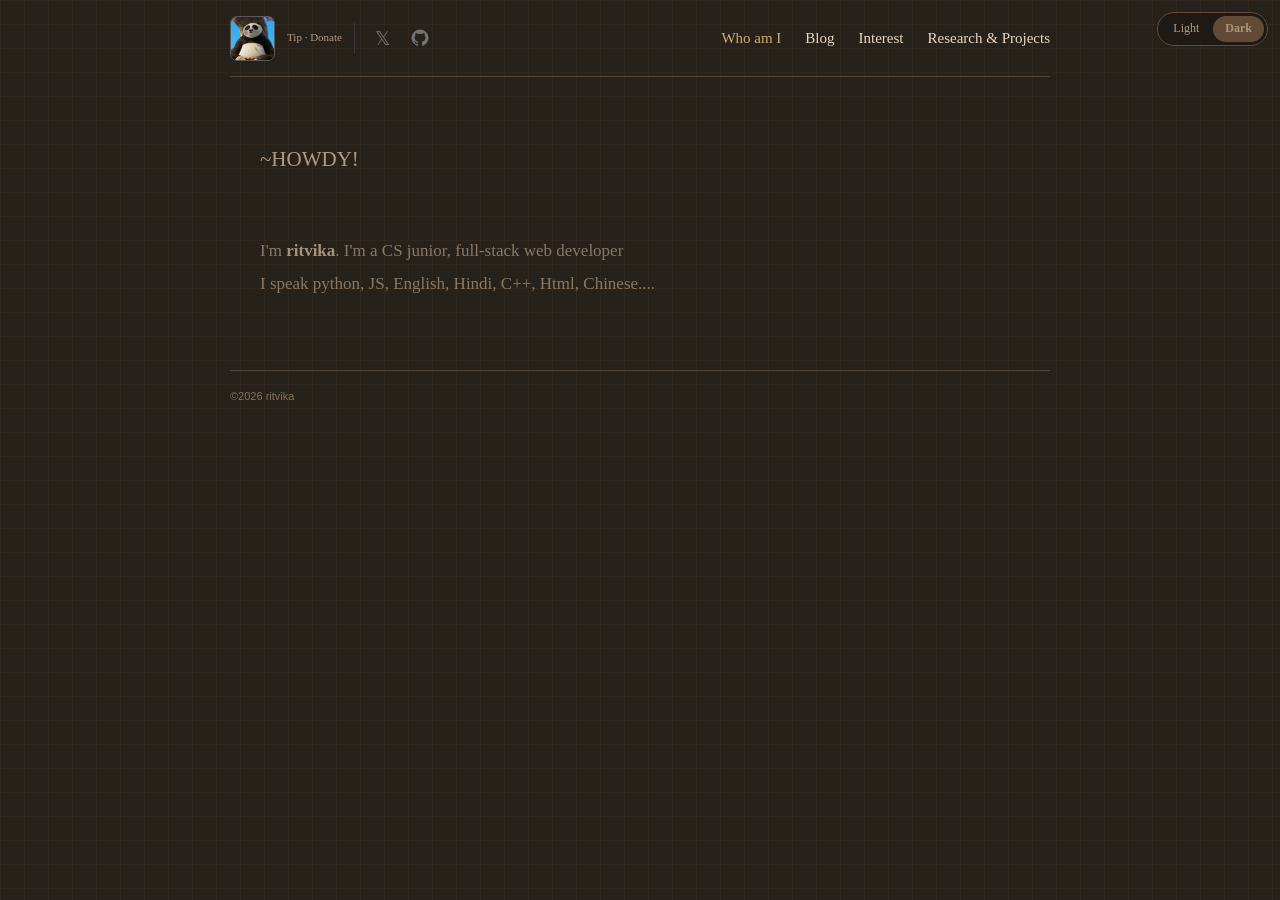
<file: index.html>
<!doctype html>
<html lang="en">
<head>
  <meta charset="utf-8">
  <meta name="viewport" content="width=device-width, initial-scale=1">
  <meta name="description" content="My personal website, writing, interests, and research.">
  <title>Ritvika</title>
  <link rel="stylesheet" href="style.css">
  <link rel="icon" type="image/jpeg" href="assets/po.jpeg">
  <script src="script.js" defer></script>
  <script>
    try {
      const theme = localStorage.getItem("personal-site-theme");
      document.documentElement.dataset.theme =
        theme === "light" ? "light" : "dark";
    } catch (error) {
      document.documentElement.dataset.theme = "dark";
    }
  </script>

<link rel="stylesheet" href="style.css">
</head>
<body>
  <div class="site-shell">
    <header class="site-header">
      <a class="identity" href="index.html" aria-label="Your Name home">
        <img class="avatar" src="assets/po.jpeg" alt="Profile avatar">
        <span class="identity-links">
          <span class="small-link">Tip · Donate</span>
        </span>
      </a>
      <div class="social-links" aria-label="Social links">
        <a href="https://x.com/rei_5538" target="_blank" rel="noopener noreferrer" aria-label="X" title="X">𝕏</a>
        <a href="https://github.com/Mastershifu66" target="_blank" rel="noopener noreferrer" aria-label="GitHub" title="GitHub">
          <svg viewBox="0 0 24 24" aria-hidden="true"><path d="M12 .8a11.2 11.2 0 0 0-3.54 21.83c.56.1.76-.24.76-.54v-2.1c-3.1.68-3.76-1.32-3.76-1.32-.51-1.3-1.25-1.65-1.25-1.65-1.02-.7.08-.69.08-.69 1.13.08 1.72 1.16 1.72 1.16 1 1.72 2.62 1.22 3.26.93.1-.72.39-1.22.71-1.5-2.48-.28-5.09-1.24-5.09-5.53 0-1.22.44-2.22 1.16-3-.12-.28-.5-1.42.11-2.96 0 0 .95-.3 3.08 1.15a10.7 10.7 0 0 1 5.61 0c2.14-1.45 3.08-1.15 3.08-1.15.61 1.54.23 2.68.12 2.96.72.78 1.15 1.78 1.15 3.01 0 4.3-2.62 5.24-5.11 5.52.4.35.76 1.03.76 2.08v3.09c0 .3.2.65.77.54A11.2 11.2 0 0 0 12 .8Z"/></svg>
        </a>
      </div>
      <button class="menu-toggle" type="button" aria-expanded="false" aria-controls="main-nav">
        <span class="menu-icon" aria-hidden="true">☰</span><span class="sr-only">Toggle navigation</span>
      </button>
      <nav class="main-nav" id="main-nav" aria-label="Main navigation">
        <a href="index.html" aria-current="page">Who am I</a>
        <a href="blog.html">Blog</a>
        <a href="interest.html">Interest</a>
        <a href="research.html">Research & Projects</a>
      </nav>
    </header>
    <div class="theme-switch" role="group" aria-label="Color theme">
      <button type="button" class="theme-option" data-theme-choice="light" aria-pressed="false">Light</button>
      <button type="button" class="theme-option" data-theme-choice="dark" aria-pressed="true">Dark</button>
    </div>

    <main class="content">
      <p class="intro-muted">~HOWDY!</p>

      <p>
        I'm <strong>ritvika</strong>. I'm a CS junior, full-stack web developer  <br>
        I speak python, JS, English, Hindi, C++, Html, Chinese....

      </p>
    </main>
    <footer class="site-footer">
      <span>©<span id="year"></span> ritvika</span>
    </footer>
  </div>
  
</div>
</body>
</html>
</file>
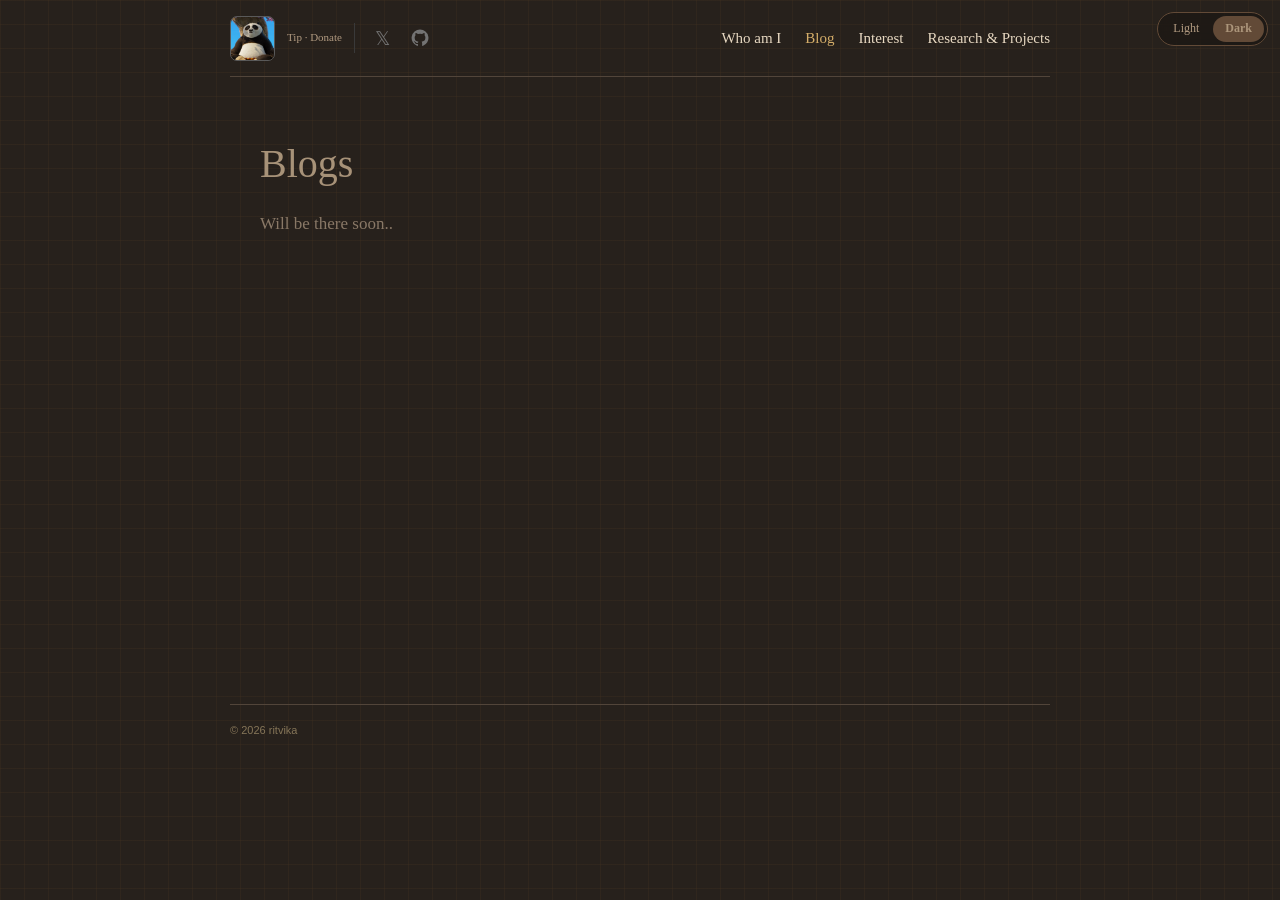
<file: blog.html>
<!doctype html>
<html lang="en">
<head>
  <meta charset="utf-8"><meta name="viewport" content="width=device-width, initial-scale=1">
  <script>
    try {
      const theme = localStorage.getItem("personal-site-theme");
      document.documentElement.dataset.theme =
        theme === "light" ? "light" : "dark";
    } catch (error) {
      document.documentElement.dataset.theme = "dark";
    }
  </script>

  <title>Blog — Your Name</title><link rel="stylesheet" href="style.css"><script src="script.js" defer></script>
  <link rel="icon" type="image/jpeg" href="assets/po.jpeg">
</head>
<body><div class="site-shell">



<header class="site-header">
  <a class="identity" href="index.html" aria-label="Your Name home"><img class="avatar" src="assets/po.jpeg" alt="Profile avatar"><span class="identity-links"><span class="small-link">Tip · Donate</span></span></a>
     <div class="social-links" aria-label="Social links">
        <a href="https://x.com/rei_5538" target="_blank" rel="noopener noreferrer" aria-label="X" title="X">𝕏</a>
        <a href="https://github.com/Mastershifu66" target="_blank" rel="noopener noreferrer" aria-label="GitHub" title="GitHub">
          <svg viewBox="0 0 24 24" aria-hidden="true"><path d="M12 .8a11.2 11.2 0 0 0-3.54 21.83c.56.1.76-.24.76-.54v-2.1c-3.1.68-3.76-1.32-3.76-1.32-.51-1.3-1.25-1.65-1.25-1.65-1.02-.7.08-.69.08-.69 1.13.08 1.72 1.16 1.72 1.16 1 1.72 2.62 1.22 3.26.93.1-.72.39-1.22.71-1.5-2.48-.28-5.09-1.24-5.09-5.53 0-1.22.44-2.22 1.16-3-.12-.28-.5-1.42.11-2.96 0 0 .95-.3 3.08 1.15a10.7 10.7 0 0 1 5.61 0c2.14-1.45 3.08-1.15 3.08-1.15.61 1.54.23 2.68.12 2.96.72.78 1.15 1.78 1.15 3.01 0 4.3-2.62 5.24-5.11 5.52.4.35.76 1.03.76 2.08v3.09c0 .3.2.65.77.54A11.2 11.2 0 0 0 12 .8Z"/></svg>
        </a>
      </div>
  <button class="menu-toggle" type="button" aria-expanded="false" aria-controls="main-nav"><span class="menu-icon" aria-hidden="true">☰</span><span class="sr-only">Toggle navigation</span></button>
  <nav class="main-nav" id="main-nav" aria-label="Main navigation"><a href="index.html">Who am I</a><a href="blog.html" aria-current="page">Blog</a><a href="interest.html">Interest</a><a href="research.html">Research & Projects</a></nav>
</header>

    <div class="theme-switch" role="group" aria-label="Color theme">
      <button type="button" class="theme-option" data-theme-choice="light" aria-pressed="false">Light</button>
      <button type="button" class="theme-option" data-theme-choice="dark" aria-pressed="true">Dark</button>
    </div>

<main class="content subpage">
  <h1>Blogs</h1>
  <p>Will be there soon..</p>
</main>


<footer class="site-footer">
  <span>© <span id="year"></span> ritvika</span>
</footer>
</div>
</body>
</html>
</file>
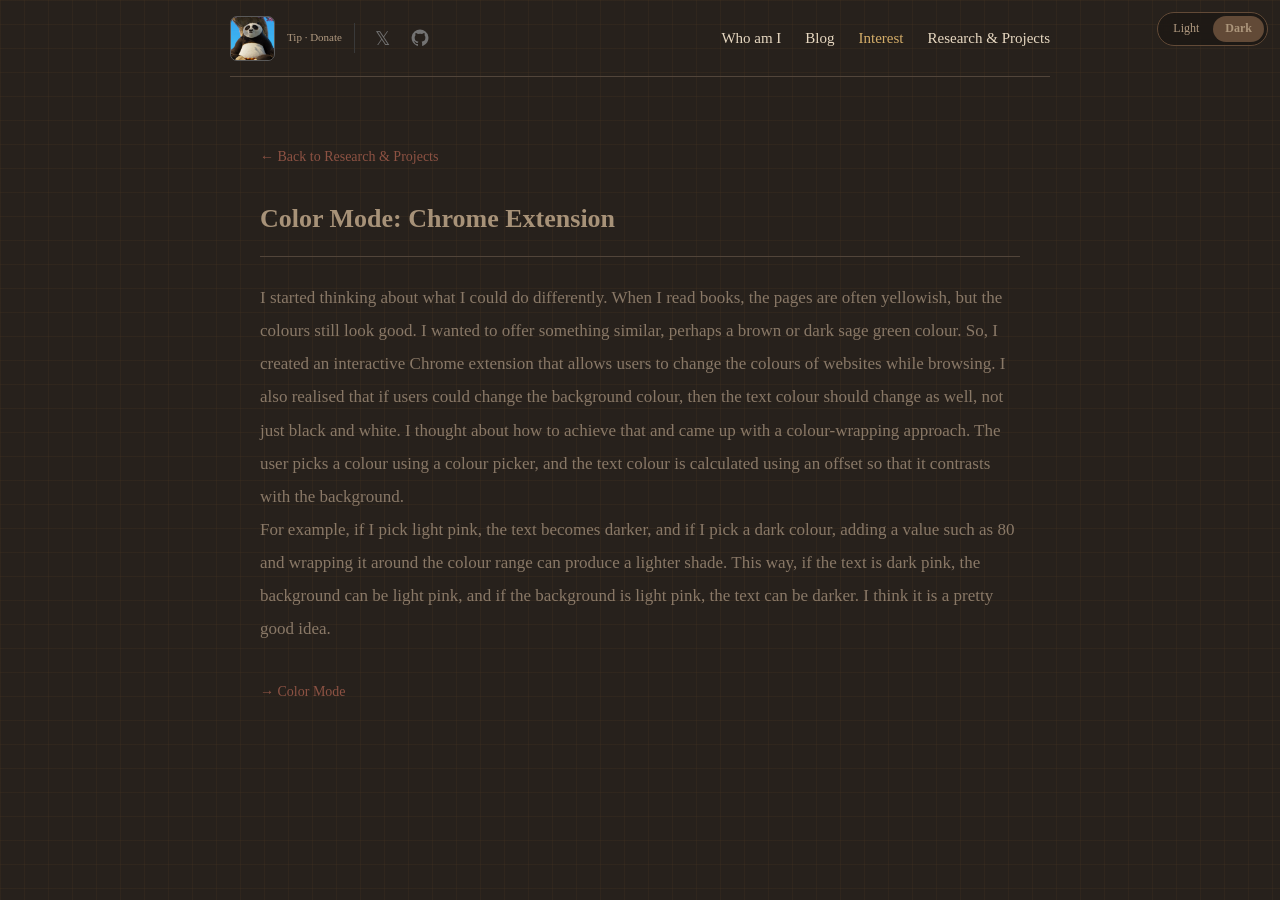
<file: Chrome_exe.html>
<!doctype html>
<html lang="en">
<head><meta charset="utf-8"><meta name="viewport" content="width=device-width, initial-scale=1">
  <title>Interest — Your Name</title><link rel="stylesheet" href="style.css">
  <script src="script.js" defer></script>
  <link rel="icon" type="image/jpeg" href="assets/po.jpeg">
  <script>
    try {
      const theme = localStorage.getItem("personal-site-theme");
      document.documentElement.dataset.theme =
        theme === "light" ? "light" : "dark";
    } catch (error) {
      document.documentElement.dataset.theme = "dark";
    }
  </script>

</head>
<body>
    <div class="site-shell">
    <header class="site-header">
    <a class="identity" href="index.html" aria-label="Your Name home"><img class="avatar" src="assets/po.jpeg" alt="Profile avatar"><span class="identity-links"><span class="small-link">Tip · Donate</span></span></a>


    <div class="social-links" aria-label="Social links">
            <a href="https://x.com/rei_5538" target="_blank" rel="noopener noreferrer" aria-label="X" title="X">𝕏</a>
            <a href="https://github.com/Mastershifu66" target="_blank" rel="noopener noreferrer" aria-label="GitHub" title="GitHub">
            <svg viewBox="0 0 24 24" aria-hidden="true"><path d="M12 .8a11.2 11.2 0 0 0-3.54 21.83c.56.1.76-.24.76-.54v-2.1c-3.1.68-3.76-1.32-3.76-1.32-.51-1.3-1.25-1.65-1.25-1.65-1.02-.7.08-.69.08-.69 1.13.08 1.72 1.16 1.72 1.16 1 1.72 2.62 1.22 3.26.93.1-.72.39-1.22.71-1.5-2.48-.28-5.09-1.24-5.09-5.53 0-1.22.44-2.22 1.16-3-.12-.28-.5-1.42.11-2.96 0 0 .95-.3 3.08 1.15a10.7 10.7 0 0 1 5.61 0c2.14-1.45 3.08-1.15 3.08-1.15.61 1.54.23 2.68.12 2.96.72.78 1.15 1.78 1.15 3.01 0 4.3-2.62 5.24-5.11 5.52.4.35.76 1.03.76 2.08v3.09c0 .3.2.65.77.54A11.2 11.2 0 0 0 12 .8Z"/></svg>
            </a>
        </div>

    <button class="menu-toggle" type="button" aria-expanded="false" aria-controls="main-nav"><span class="menu-icon" aria-hidden="true">☰</span><span class="sr-only">Toggle navigation</span></button>
    <nav class="main-nav" id="main-nav" aria-label="Main navigation"><a href="index.html">Who am I</a><a href="blog.html">Blog</a><a href="interest.html" aria-current="page">Interest</a><a href="research.html">Research & Projects</a></nav>
    </header>
        <div class="theme-switch" role="group" aria-label="Color theme">
        <button type="button" class="theme-option" data-theme-choice="light" aria-pressed="false">Light</button>
        <button type="button" class="theme-option" data-theme-choice="dark" aria-pressed="true">Dark</button>
        </div>

    </div>
    <div class="rp-container">
        <a href="research.html">← Back to Research & Projects</a>

        <h3>Color Mode: Chrome Extension</h3>

        <p>I started thinking about what I could do differently. When I read books, the pages are often yellowish, but the colours still look good. 
          I wanted to offer something similar, perhaps a brown or dark sage green colour.
           So, I created an interactive Chrome extension that allows users to change the colours of websites while browsing.
            I also realised that if users could change the background colour, then the text colour should change as well, not just black and white. 
            I thought about how to achieve that and came up with a colour-wrapping approach. The user picks a colour using a colour picker, and the text colour is calculated using an offset so that it contrasts with the background.
            <br>
            For example, if I pick light pink, the text becomes darker, and if I pick a dark colour, adding a value such as 80 and wrapping it around the colour range can produce a lighter shade. This way, if the text is dark pink, the background can be light pink, and if the background is light pink, the text can be darker. I think it is a pretty good idea.
        </p>
        <a href="https://chromewebstore.google.com/detail/pamgcgbkjdogejgjiajankbmbekehkck?utm_source=item-share-cb"> → Color Mode </a>
    </div>
    
</body>
</html>
</file>
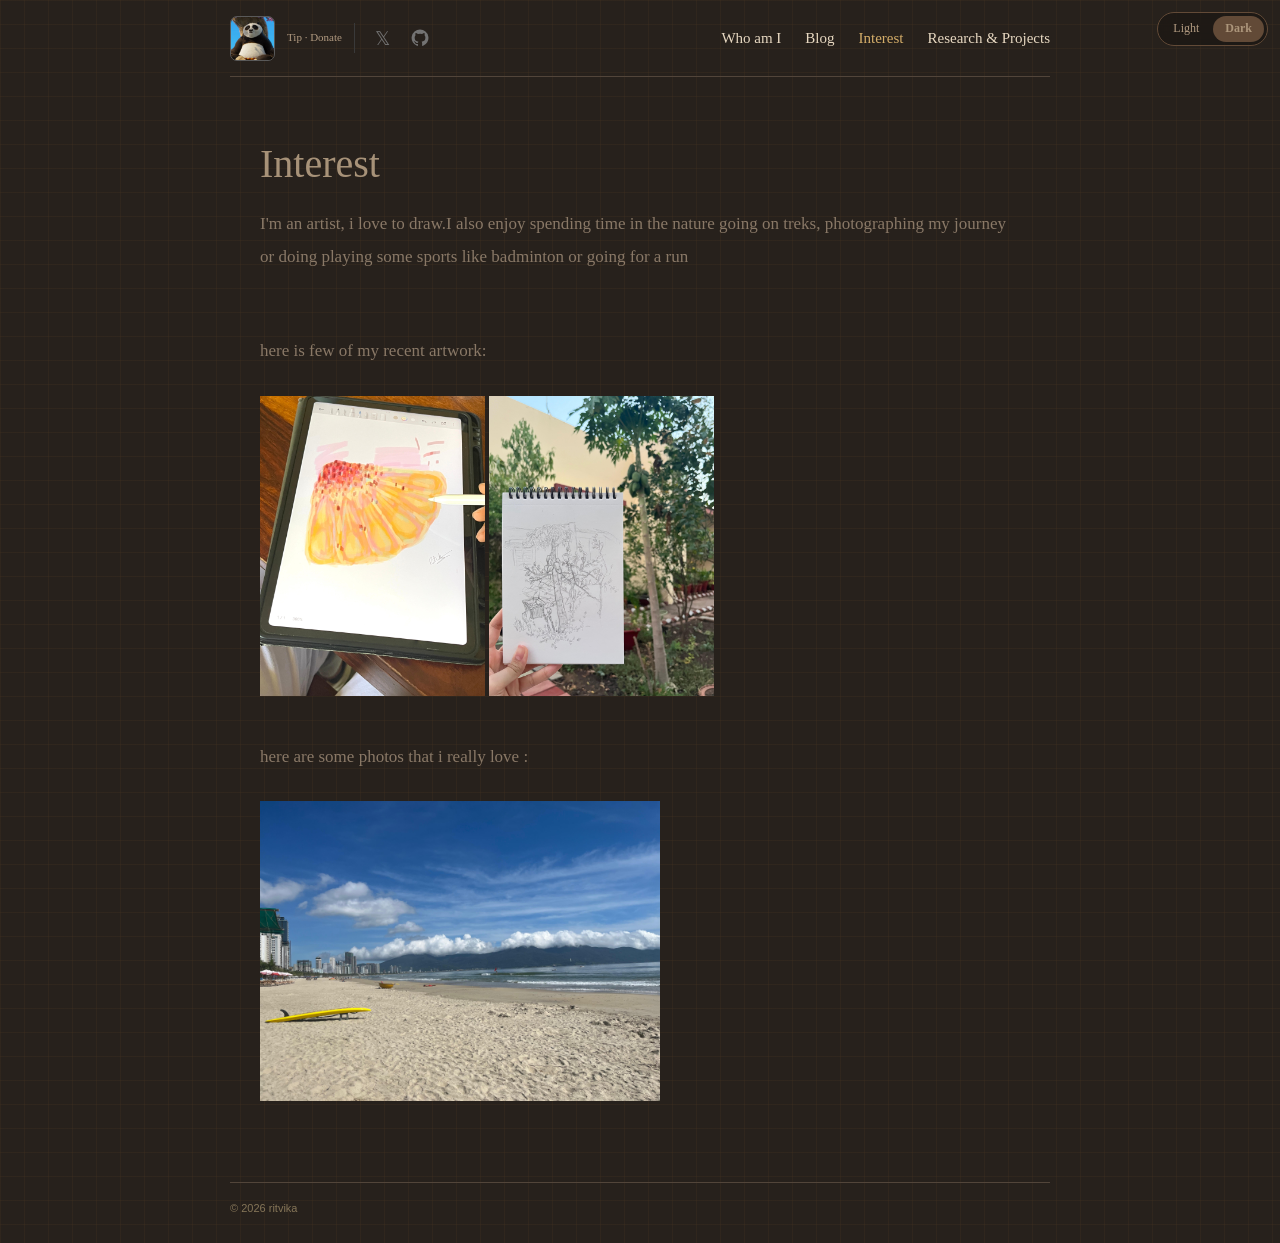
<file: interest.html>
<!doctype html>
<html lang="en">
<head>
  <meta charset="utf-8"><meta name="viewport" content="width=device-width, initial-scale=1">
  <script>
    try {
      const theme = localStorage.getItem("personal-site-theme");
      document.documentElement.dataset.theme =
        theme === "light" ? "light" : "dark";
    } catch (error) {
      document.documentElement.dataset.theme = "dark";
    }
  </script>

  <title>Interest — Your Name</title><link rel="stylesheet" href="style.css">
  <script src="script.js" defer></script>
  <link rel="icon" type="image/jpeg" href="assets/po.jpeg">
</head>
<body><div class="site-shell">
<header class="site-header">
<a class="identity" href="index.html" aria-label="Your Name home"><img class="avatar" src="assets/po.jpeg" alt="Profile avatar"><span class="identity-links"><span class="small-link">Tip · Donate</span></span></a>


<div class="social-links" aria-label="Social links">
        <a href="https://x.com/rei_5538" target="_blank" rel="noopener noreferrer" aria-label="X" title="X">𝕏</a>
        <a href="https://github.com/Mastershifu66" target="_blank" rel="noopener noreferrer" aria-label="GitHub" title="GitHub">
          <svg viewBox="0 0 24 24" aria-hidden="true"><path d="M12 .8a11.2 11.2 0 0 0-3.54 21.83c.56.1.76-.24.76-.54v-2.1c-3.1.68-3.76-1.32-3.76-1.32-.51-1.3-1.25-1.65-1.25-1.65-1.02-.7.08-.69.08-.69 1.13.08 1.72 1.16 1.72 1.16 1 1.72 2.62 1.22 3.26.93.1-.72.39-1.22.71-1.5-2.48-.28-5.09-1.24-5.09-5.53 0-1.22.44-2.22 1.16-3-.12-.28-.5-1.42.11-2.96 0 0 .95-.3 3.08 1.15a10.7 10.7 0 0 1 5.61 0c2.14-1.45 3.08-1.15 3.08-1.15.61 1.54.23 2.68.12 2.96.72.78 1.15 1.78 1.15 3.01 0 4.3-2.62 5.24-5.11 5.52.4.35.76 1.03.76 2.08v3.09c0 .3.2.65.77.54A11.2 11.2 0 0 0 12 .8Z"/></svg>
        </a>
      </div>

<button class="menu-toggle" type="button" aria-expanded="false" aria-controls="main-nav"><span class="menu-icon" aria-hidden="true">☰</span><span class="sr-only">Toggle navigation</span></button>
<nav class="main-nav" id="main-nav" aria-label="Main navigation"><a href="index.html">Who am I</a><a href="blog.html">Blog</a><a href="interest.html" aria-current="page">Interest</a><a href="research.html">Research & Projects</a></nav>
</header>
    <div class="theme-switch" role="group" aria-label="Color theme">
      <button type="button" class="theme-option" data-theme-choice="light" aria-pressed="false">Light</button>
      <button type="button" class="theme-option" data-theme-choice="dark" aria-pressed="true">Dark</button>
    </div>


<main class="content subpage">
  <h1>Interest</h1>
  <div>
    <p>I'm an <strong></strong>artist, i love to draw.I also enjoy spending time in the nature going on treks, photographing my journey or doing playing some sports like badminton or going for a run</p><br>
    <p>here is few of my recent artwork:</p>
    <img src="assets/art.jpeg" height="300px">
    <img src="assets/art2.jpeg" height="300px">
  </div>
  <br>
  <div>
    <p> here are some photos that i really love :</p>
    <img src="assets/place1.jpeg" height="300px">

  </div>
</main><footer class="site-footer"><span>© <span id="year"></span> ritvika</span></footer></div></body></html>
</file>
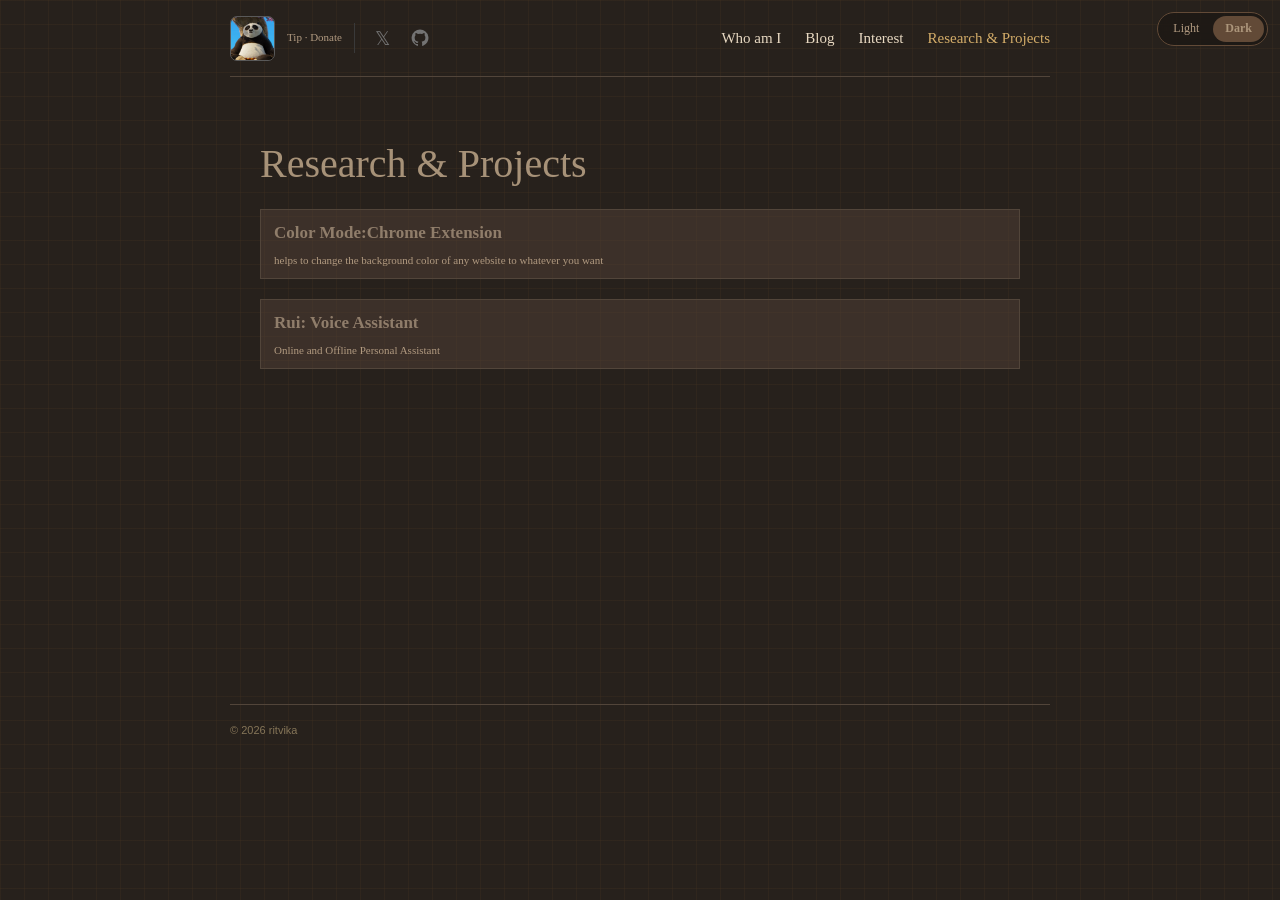
<file: research.html>
<!doctype html>
<html lang="en">
<head>
  <meta charset="utf-8"><meta name="viewport" content="width=device-width, initial-scale=1">
  <title>Research — Your Name</title>
  <link rel="stylesheet" href="style.css">
  <script src="script.js" defer></script>
  <link rel="icon" type="image/jpeg" href="assets/po.jpeg">
  <script>
    try {
      const theme = localStorage.getItem("personal-site-theme");
      document.documentElement.dataset.theme =
        theme === "light" ? "light" : "dark";
    } catch (error) {
      document.documentElement.dataset.theme = "dark";
    }
  </script>

</head>
<body><div class="site-shell">
<header class="site-header">
<a class="identity" href="index.html" aria-label="Your Name home"><img class="avatar" src="assets/po.jpeg" alt="Profile avatar"><span class="identity-links"><span class="small-link">Tip · Donate</span></span></a>
<div class="social-links" aria-label="Social links">
        <a href="https://x.com/rei_5538" target="_blank" rel="noopener noreferrer" aria-label="X" title="X">𝕏</a>
        <a href="https://github.com/Mastershifu66" target="_blank" rel="noopener noreferrer" aria-label="GitHub" title="GitHub">
          <svg viewBox="0 0 24 24" aria-hidden="true"><path d="M12 .8a11.2 11.2 0 0 0-3.54 21.83c.56.1.76-.24.76-.54v-2.1c-3.1.68-3.76-1.32-3.76-1.32-.51-1.3-1.25-1.65-1.25-1.65-1.02-.7.08-.69.08-.69 1.13.08 1.72 1.16 1.72 1.16 1 1.72 2.62 1.22 3.26.93.1-.72.39-1.22.71-1.5-2.48-.28-5.09-1.24-5.09-5.53 0-1.22.44-2.22 1.16-3-.12-.28-.5-1.42.11-2.96 0 0 .95-.3 3.08 1.15a10.7 10.7 0 0 1 5.61 0c2.14-1.45 3.08-1.15 3.08-1.15.61 1.54.23 2.68.12 2.96.72.78 1.15 1.78 1.15 3.01 0 4.3-2.62 5.24-5.11 5.52.4.35.76 1.03.76 2.08v3.09c0 .3.2.65.77.54A11.2 11.2 0 0 0 12 .8Z"/></svg>
        </a>
        
      </div>
<button class="menu-toggle" type="button" aria-expanded="false" aria-controls="main-nav"><span class="menu-icon" aria-hidden="true">☰</span><span class="sr-only">Toggle navigation</span></button>
<nav class="main-nav" id="main-nav" aria-label="Main navigation"><a href="index.html">Who am I</a><a href="blog.html">Blog</a><a href="interest.html">Interest</a><a href="research.html" aria-current="page">Research & Projects</a></nav>
</header>
    <div class="theme-switch" role="group" aria-label="Color theme">
      <button type="button" class="theme-option" data-theme-choice="light" aria-pressed="false">Light</button>
      <button type="button" class="theme-option" data-theme-choice="dark" aria-pressed="true">Dark</button>
    </div>
<main class="content subpage">
  
  <h1>Research & Projects</h1>
  <div class="research-blogs">
    <a href="Chrome_exe.html"> Color Mode:Chrome Extension  <br> <p>helps to change the background color of any website to whatever you want </p></a>
  </div>
    <div class="research-blogs">
    <a href="Rui.html"> Rui: Voice Assistant <br> <p>Online and Offline Personal Assistant</p></a>
  </div>
  

</main><footer class="site-footer"><span>© <span id="year"></span> ritvika</span></footer></div></body></html>
</file>
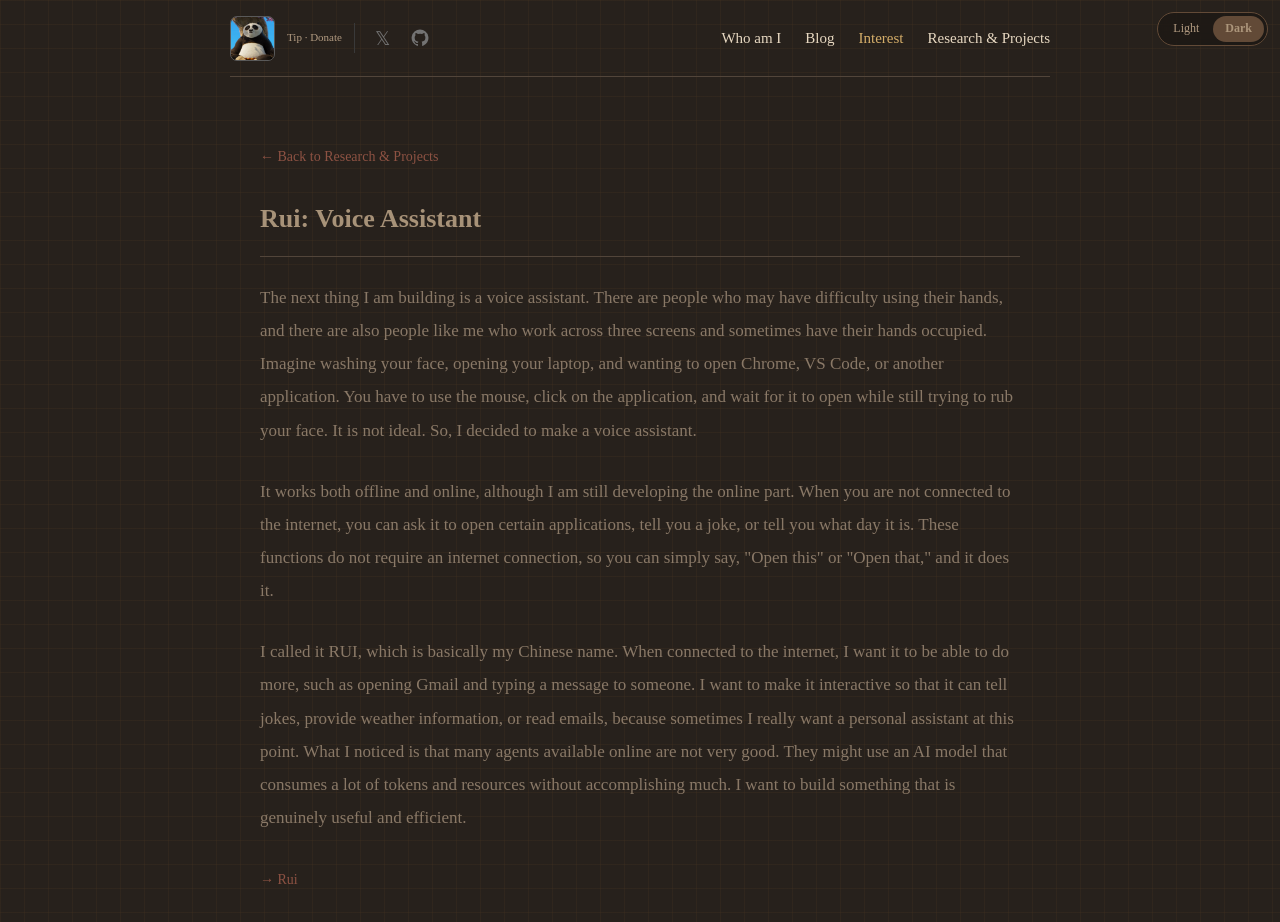
<file: Rui.html>
<!doctype html>
<html lang="en">
<head><meta charset="utf-8"><meta name="viewport" content="width=device-width, initial-scale=1">
  <title>Interest — Your Name</title><link rel="stylesheet" href="style.css">
  <script src="script.js" defer></script>
  <link rel="icon" type="image/jpeg" href="assets/po.jpeg">
  <script>
    try {
      const theme = localStorage.getItem("personal-site-theme");
      document.documentElement.dataset.theme =
        theme === "light" ? "light" : "dark";
    } catch (error) {
      document.documentElement.dataset.theme = "dark";
    }
  </script>

</head>
<body>
    <div class="site-shell">
    <header class="site-header">
    <a class="identity" href="index.html" aria-label="Your Name home"><img class="avatar" src="assets/po.jpeg" alt="Profile avatar"><span class="identity-links"><span class="small-link">Tip · Donate</span></span></a>


    <div class="social-links" aria-label="Social links">
            <a href="https://x.com/rei_5538" target="_blank" rel="noopener noreferrer" aria-label="X" title="X">𝕏</a>
            <a href="https://github.com/Mastershifu66" target="_blank" rel="noopener noreferrer" aria-label="GitHub" title="GitHub">
            <svg viewBox="0 0 24 24" aria-hidden="true"><path d="M12 .8a11.2 11.2 0 0 0-3.54 21.83c.56.1.76-.24.76-.54v-2.1c-3.1.68-3.76-1.32-3.76-1.32-.51-1.3-1.25-1.65-1.25-1.65-1.02-.7.08-.69.08-.69 1.13.08 1.72 1.16 1.72 1.16 1 1.72 2.62 1.22 3.26.93.1-.72.39-1.22.71-1.5-2.48-.28-5.09-1.24-5.09-5.53 0-1.22.44-2.22 1.16-3-.12-.28-.5-1.42.11-2.96 0 0 .95-.3 3.08 1.15a10.7 10.7 0 0 1 5.61 0c2.14-1.45 3.08-1.15 3.08-1.15.61 1.54.23 2.68.12 2.96.72.78 1.15 1.78 1.15 3.01 0 4.3-2.62 5.24-5.11 5.52.4.35.76 1.03.76 2.08v3.09c0 .3.2.65.77.54A11.2 11.2 0 0 0 12 .8Z"/></svg>
            </a>
        </div>

    <button class="menu-toggle" type="button" aria-expanded="false" aria-controls="main-nav"><span class="menu-icon" aria-hidden="true">☰</span><span class="sr-only">Toggle navigation</span></button>
    <nav class="main-nav" id="main-nav" aria-label="Main navigation"><a href="index.html">Who am I</a><a href="blog.html">Blog</a><a href="interest.html" aria-current="page">Interest</a><a href="research.html">Research & Projects</a></nav>
    </header>
        <div class="theme-switch" role="group" aria-label="Color theme">
        <button type="button" class="theme-option" data-theme-choice="light" aria-pressed="false">Light</button>
        <button type="button" class="theme-option" data-theme-choice="dark" aria-pressed="true">Dark</button>
        </div>

    </div>
    <div class="rp-container">
        <a href="research.html">← Back to Research & Projects</a>

        <h3>Rui: Voice Assistant </h3>

        <p>
          The next thing I am building is a voice assistant. There are people who may have difficulty using their hands, and there are also people like me who work across three screens and sometimes have their hands occupied. Imagine washing your face, opening your laptop, and wanting to open Chrome, VS Code, or another application. You have to use the mouse, click on the application, and wait for it to open while still trying to rub your face. It is not ideal. So, I decided to make a voice assistant.
        </p>
        <p>
          It works both offline and online, although I am still developing the online part. When you are not connected to the internet, you can ask it to open certain applications, tell you a joke, or tell you what day it is. These functions do not require an internet connection, so you can simply say, "Open this" or "Open that," and it does it.
        </p><p>
           I called it RUI, which is basically my Chinese name. When connected to the internet, I want it to be able to do more, such as opening Gmail and typing a message to someone. I want to make it interactive so that it can tell jokes, provide weather information, or read emails, because sometimes I really want a personal assistant at this point.
          What I noticed is that many agents available online are not very good. They might use an AI model that consumes a lot of tokens and resources without accomplishing much. I want to build something that is genuinely useful and efficient. 
        </p>
        <a href="https://github.com/Mastershifu66/RUI-Voice-Assistant"> → Rui  </a>
    </div>
    </div>
    
</body>
</html>
</file>
<file: style.css>
/* Personal website inspired by a minimal dark, grid-based blog. */
:root {
  color-scheme: dark;
  --bg: #27211c;
  --text: #b6a189af;;
  --muted: #b19a80;
  --line: #52453a;
  --accent: #d4ad69;
  --link: #e8d9c2;
  --grid-line: rgba(114, 75, 36, 0.12);
  --strong:#b19a80ee;
  --switch-bg: rgba(0, 0, 0, .22);
  --switch-border: #624a37;
  --switch-muted: #b19a80;
  --content-width: 760px;
}
* { box-sizing: border-box; }
html { min-height: 100%; scroll-behavior: smooth; }
body {
  margin: 0;
  min-height: 100vh;
  color: var(--text);
  background-color: var(--bg);
  background-image: linear-gradient(var(--grid-line) 1px, transparent 1px), linear-gradient(90deg, var(--grid-line) 1px, transparent 1px);
  background-size: 24px 24px;
  font-family: Georgia, "Times New Roman", serif;
  font-size: 17px;
  line-height: 1.95;
}
a { color: var(--link); text-decoration: none; }
a:hover, a:focus-visible { color: var(--accent); }
a:focus-visible, button:focus-visible { outline: 2px solid var(--accent); outline-offset: 4px; }
.site-shell { width: min(820px, calc(100% - 40px)); margin: 0 auto; }
.site-header {
  min-height: 77px; display: flex; align-items: center; gap: 18px;
  border-bottom: 1px solid var(--line); position: relative;
}
.identity { display: flex; align-items: center; gap: 12px; flex-shrink: 0; }
.avatar { width: 45px; height: 45px; display: block; border-radius: 7px; border: 1px solid #595959; object-fit: cover; }
.identity-links { display: flex; align-items: center; min-height: 30px; border-right: 1px solid #393939; padding-right: 12px; }
.small-link { font-size: 11px; color: var(--muted); white-space: nowrap; }
.social-links { display: flex; align-items: center; gap: 17px; }
.social-links a { display: inline-flex; justify-content: center; align-items: center; min-width: 20px; color: #737373; font-family: Arial, sans-serif; font-size: 19px; line-height: 1; }
.social-links a:hover { color: var(--accent); }
.social-links svg { width: 18px; height: 18px; fill: currentColor; }
.main-nav { margin-left: auto; display: flex; align-items: center; gap: 24px; }
.main-nav a { font-size: 15px; line-height: 1.5; white-space: nowrap; }
.main-nav a[aria-current="page"] { color: var(--accent); }
.menu-toggle { display: none; margin-left: auto; background: transparent; color: var(--text); border: 1px solid var(--line); border-radius: 4px; padding: 6px 10px; font-size: 18px; cursor: pointer; }
.content { width: min(var(--content-width), 100%); margin: 62px auto 0; }
.content p { margin: 0 0 28px; }
.intro-muted { color: var(--muted); font-size: 21px; margin-bottom: 54px !important; }
.content strong { color: var(--strong); font-weight: 700; }
.content hr { border: 0; border-top: 1px solid var(--line); margin: 52px 0 38px; }
.closing-note { color: var(--text); margin-bottom: 0 !important; }
.subpage { min-height: 55vh; }
.eyebrow, .post-date { color: var(--muted); font: 11px/1.6 Arial, sans-serif; letter-spacing: .12em; text-transform: uppercase; }
.content h1 { color: var(--strong); font-size: clamp(30px, 5vw, 40px); line-height: 1.25; font-weight: 400; margin: 0 0 18px; }
.content h2 { font-size: 22px; font-weight: 400; line-height: 1.4; margin: 0 0 8px; }
.lead { color: #9ca2aa; font-size: 19px; margin-bottom: 42px !important; }
.post-preview, .research-item { border-top: 1px solid var(--line); padding: 23px 0 12px; margin-top: 20px; }
.post-preview h2 a { color: var(--strong); }
.post-preview p:last-child, .research-item p:last-child { margin-bottom: 0; }
.interest-list { list-style: none; padding: 0; margin: 0; }
.interest-list li { border-top: 1px solid var(--line); padding: 18px 0; display: grid; grid-template-columns: minmax(150px, .8fr) 1.6fr; gap: 20px; }
.interest-list strong { font-weight: 400; }
.interest-list span { color: #999fa8; }
.text-link { color: var(--accent); border-bottom: 1px solid #79633a; }
.site-footer { display: flex; justify-content: space-between; gap: 15px; border-top: 1px solid var(--line); margin-top: 70px; padding: 17px 0 25px; color: #857558; font: 11px/1.6 Arial, sans-serif; }
.sr-only { position: absolute; width: 1px; height: 1px; padding: 0; margin: -1px; overflow: hidden; clip: rect(0,0,0,0); white-space: nowrap; border: 0; }
@media (max-width: 720px) {
  .site-shell { width: min(100% - 32px, 560px); }
  .site-header { min-height: 72px; gap: 12px; flex-wrap: wrap; padding: 12px 0; }
  .avatar { width: 40px; height: 40px; }
  .social-links { gap: 12px; }
  .menu-toggle { display: inline-flex; align-items: center; justify-content: center; }
  .main-nav { display: none; flex-basis: 100%; margin: 0; padding: 10px 0 5px; flex-direction: column; align-items: stretch; gap: 0; }
  .main-nav.is-open { display: flex; }
  .main-nav a { padding: 9px 3px; border-top: 1px solid #303030; font-size: 16px; }
  .content { margin-top: 42px; }
  .intro-muted { font-size: 19px; margin-bottom: 35px !important; }
  .content p { margin-bottom: 23px; }
  .content hr { margin: 38px 0 28px; }
  .interest-list li { grid-template-columns: 1fr; gap: 2px; padding: 14px 0; }
  .site-footer { margin-top: 48px; }
}
@media (max-width: 390px) {
  .site-shell { width: calc(100% - 24px); }
  .identity { gap: 8px; }
  .identity-links { padding-right: 8px; }
  .small-link { font-size: 10px; }
  .social-links { gap: 9px; }
  .social-links a { min-width: 17px; font-size: 17px; }
  body { font-size: 16px; line-height: 1.8; }
  .site-footer { flex-direction: column; gap: 3px; }
}


/* Theme selector */
.theme-switch {
  position: fixed;
  top: 12px;
  right: 12px;
  z-index: 20;
  display: inline-flex;
  align-items: center;
  padding: 3px;
  gap: 2px;
  border: 1px solid var(--switch-border);
  border-radius: 999px;
  background: var(--switch-bg);
  backdrop-filter: blur(8px);
}
.theme-option {
  border: 0;
  border-radius: 999px;
  padding: 5px 12px;
  background: transparent;
  color: var(--switch-muted);
  font: 12px/1.3 Georgia, "Times New Roman", serif;
  cursor: pointer;
}
.theme-option[aria-pressed="true"] {
  background: var(--switch-border);
  color: var(--strong);
  font-weight: 700;
}
.theme-option:hover { color: var(--accent); }

html[data-theme="light"] {
  color-scheme: light;
  --bg:#ebceacee;
  --text: #423223b6;
  --muted: #786653;
  --line: #72624a;
  --accent: #805526;
  --link: #c27d42c5;
  --grid-line: rgba(128, 94, 58, .16);
  --strong: #423223d5;
  --switch-bg: rgba(247, 241, 226, 0.39);
  --switch-border: #c1ad8c;
  --switch-muted: #725f4a;
}
html[data-theme="light"] .site-header,
html[data-theme="light"] .site-footer,
html[data-theme="light"] .content hr,
html[data-theme="light"] .post-preview,
html[data-theme="light"] .research-item,
html[data-theme="light"] .interest-list li {
  border-color: var(--line);
}
html[data-theme="light"] .social-links a { color: #80664f; }
html[data-theme="light"] .main-nav a[aria-current="page"] { color: var(--accent); }
html[data-theme="light"] .intro-muted,
html[data-theme="light"] .lead,
html[data-theme="light"] .interest-list span { color: var(--muted); }
html[data-theme="light"] .post-preview h2 a { color: var(--strong); }
html[data-theme="light"] .closing-note { color: var(--text); }

@media (max-width: 720px) {
  .theme-switch { top: 10px; right: 10px; }
  .site-header { padding-right: 118px; }
}
@media (max-width: 390px) {
  .theme-switch { top: 8px; right: 8px; }
  .theme-option { padding: 5px 8px; }
  .site-header { padding-right: 105px; }
}


/* Research / Blog cards */
.research-blogs {
    width: 100%;
    margin: 20px 0;
}

.research-blogs > a {
    display: block;
    padding: 10px 13px;
    border: 1px solid var(--line);
    background: var(--card-bg, rgba(219, 219, 219, 0.08));
    color: var(--text);
    text-decoration: none;
    font-size: 17px;
    font-weight: bold;
    line-height: 1.5;
    transition: border-color 0.2s ease, background-color 0.2s ease;
}

.research-blogs > a:hover {
    border-color: var(--accent);
    background: var(--card-hover-bg, rgba(128, 128, 128, 0.664));
}

.research-blogs p {
    margin: 6px 0 0;
    color: var(--muted);
    font-size: 11px;
    font-weight: normal;
    line-height: 1.5;
}

/* Light mode */
html[data-theme="light"] {
    --card-bg: #f1e1c7c9;
    --card-hover-bg: #e8dcc6b0;
}

/* Dark mode */
html[data-theme="dark"] {
    --card-bg: #52403680;
    --card-hover-bg: #291e19a4;
}

/* Mobile adjustments */
@media (max-width: 600px) {
    .research-blogs > a {
        padding: 10px;
        font-size: 15px;
        overflow-wrap: anywhere;
    }

    .research-blogs p {
        font-size: 12px;
    }
}


/* Research project detail — matches site layout */
.rp-container {
    width: min(760px, 100%);
    margin: 62px auto 0;
    color: var(--text);
    font-family: Georgia, "Times New Roman", serif;
    font-size: 17px;
    line-height: 1.95;
}

/* Back link */
.rp-container > a {
    display: inline-block;
    margin-bottom: 32px;
    color: rgb(141, 82, 67);
    font-size: 14px;
    line-height: 1.5;
    text-decoration: none;
    transition: color 0.2s ease;
}

.rp-container > a:hover {
    color: rgb(189, 118, 52);
}

/* Project heading */
.rp-container h3 {
    margin: 0 0 24px;
    padding-bottom: 18px;
    border-bottom: 1px solid var(--line);
    color: var(--strong);
    font-size: 26px;
    font-weight: 600;
    line-height: 1.5;
}

/* Project content */
.rp-container p {
    margin: 0 0 28px;
    color: var(--text);
    font-size: 17px;
    line-height: 1.95;
}

/* Responsive layout */

@media (max-width: 390px) {
    .rp-container {
        padding-left: 14px;
        padding-right: 14px;
    }
}

@media (max-width: 720px) {
    .rp-container {
        width: 100%;
        padding-left: 18px;
        padding-right: 18px;
        margin-top: 42px;
    }

    .rp-container h3 {
        overflow-wrap: break-word;
    }

    .rp-container p {
        overflow-wrap: break-word;
    }
}
</file>
